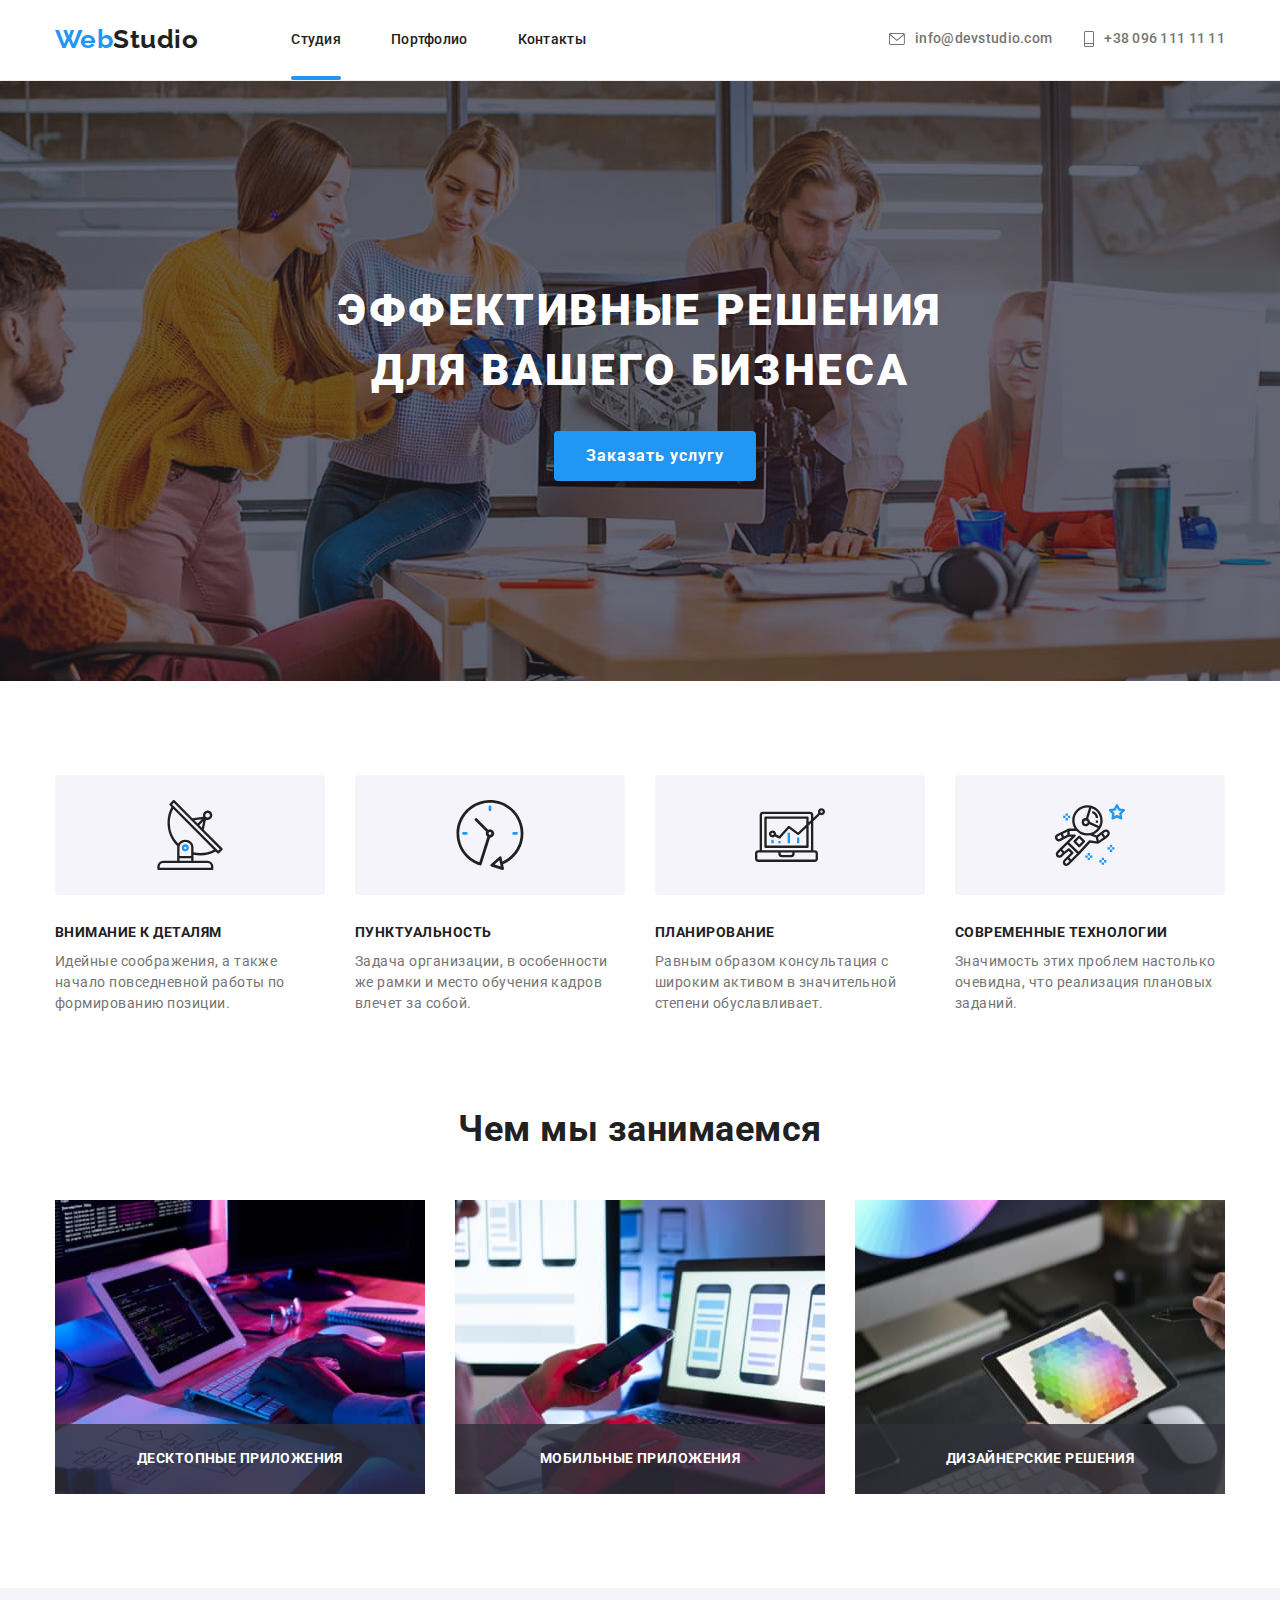
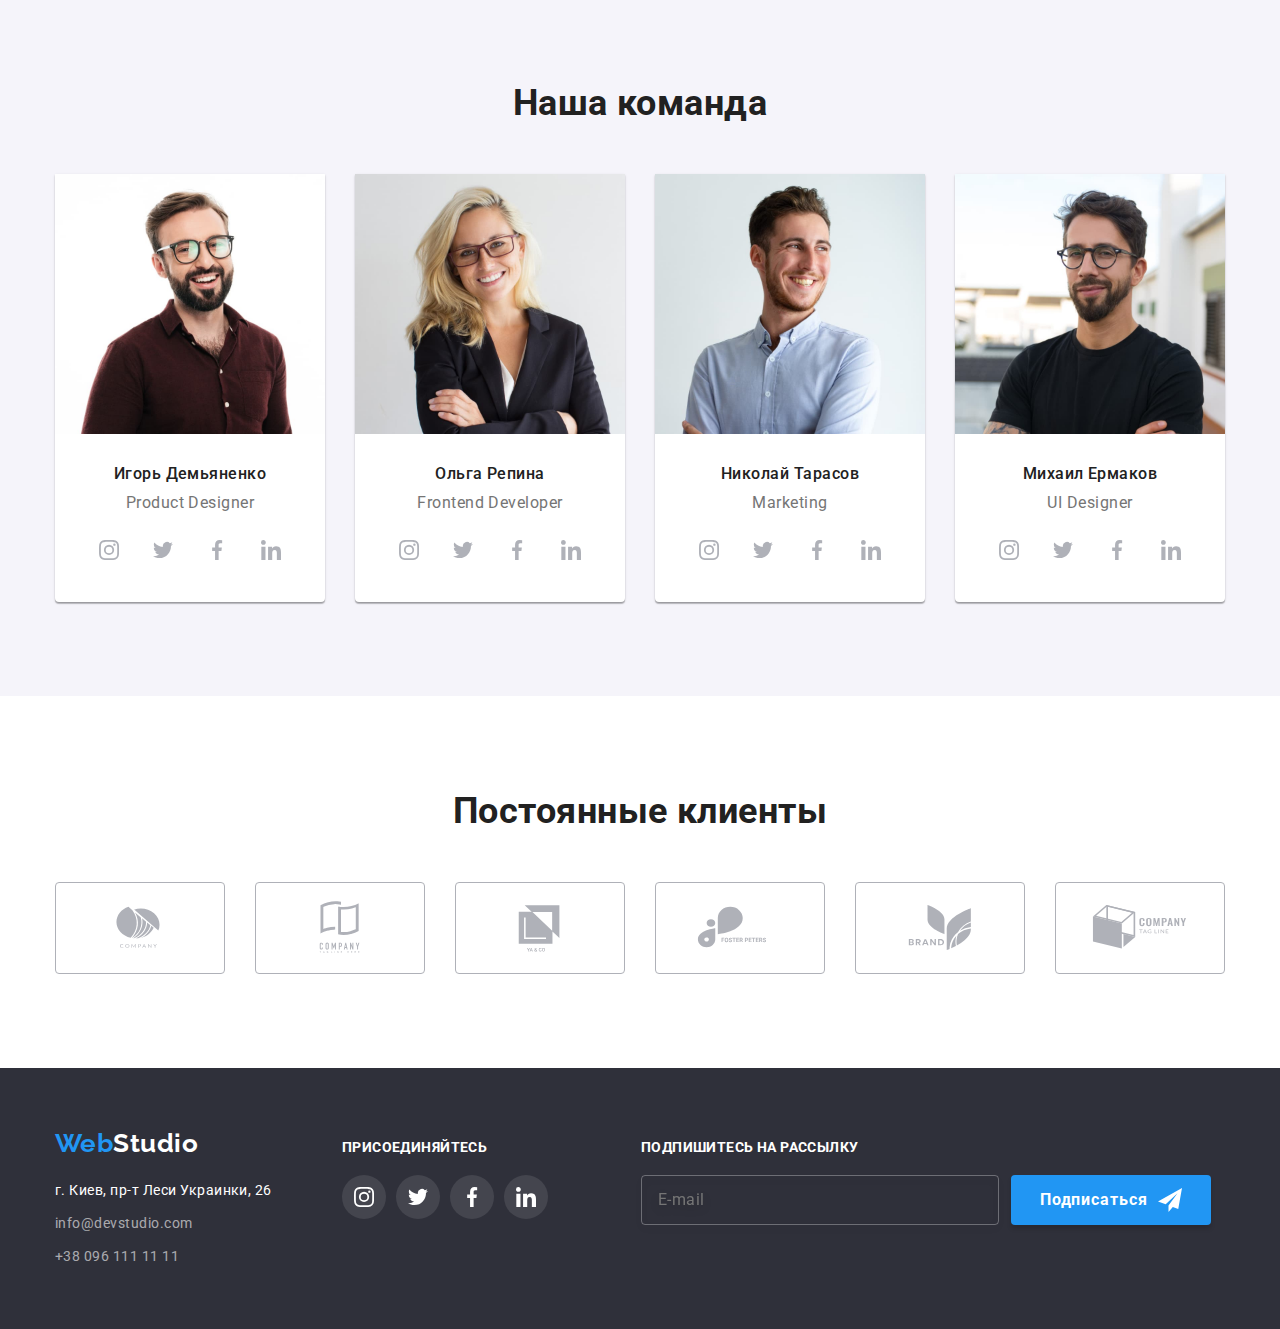
<file: index.html>
<!DOCTYPE html>
<html lang="ru">

<head>
  <meta charset="UTF-8" />
  <meta http-equiv="X-UA-Compatible" content="IE=edge" />
  <meta name="viewport" content="width=device-width, initial-scale=1.0" />
  <!-- Main fonts -->
  <link rel="preconnect" href="https://fonts.googleapis.com" />
  <link rel="preconnect" href="https://fonts.gstatic.com" crossorigin />
  <link href="https://fonts.googleapis.com/css2?family=Raleway:wght@700&family=Roboto:wght@400;500;700;900&display=swap"
    rel="stylesheet" />
  <link rel="stylesheet"
    href="https://cdnjs.cloudflare.com/ajax/libs/modern-normalize/1.1.0/modern-normalize.min.css" />

  <!-- Styles -->
  <link rel="stylesheet" href="./css/main.min.css">
    <title>Module 6 - WebStudio</title>
</head>

<body>
  <!-- Заголовок -->
  <header class="header">
    <div class="container header__container">
      <nav class="header__nav">
        <a class="header__logo link" href="./index.html">Web<span class="header__studio">Studio</span></a>
        <ul class="header__section">
          <li class="header__list">
            <a class="header__link link current" href="./index.html">Студия</a>
          </li>
          <li class="header__list">
            <a class="header__link link" href="./portfolio.html">Портфолио</a>
          </li>
          <li class="header__list">
            <a class="header__link link" href="http://">Контакты</a>
          </li>
        </ul>
      </nav>

      <ul class="header__wrapper">
        <li class="header__links">
          <a class="header__contacts link" href="mailto:info@devstudio.com"><svg class="header__icons" width="16"
              height="12">
              <use href="images/icons.svg#icon-envelope"></use>
            </svg>
            info@devstudio.com</a>
        </li>

        <li class="header__links">
          <a class="header__contacts link phone" href="tel:+380961111111"><svg class="header__icons" width="10"
              height="16">
              <use href="images/icons.svg#icon-phone"></use>
            </svg>+38 096 111 11 11</a>
        </li>
      </ul>
    </div>
  </header>


  <!-- уникальный контент -->
  <main class="main">

    <!-- Герой -->
    <section class="hero">
      <div class="container">
        <h1 class="hero__title">
          Эффективные решения <br />
          для вашего бизнеса
        </h1>
        <div class="container">
          <button class="hero__button" type="button" data-modal-open>Заказать услугу</button>
        </div>
      </div>
    </section>

    <!-- Преимущества -->
    <section class="about">
      <div class="container">
        <h2 class="about__hidden">Наши преимущества</h2>
        <ul class="about__main">
          <li class="about__list">
            <div class="about__thumb">
              <svg class="about__icons" width="70" height="70">
                <use href="images/icons.svg#icon-antenna"></use>
              </svg>
            </div>
            <h3 class="about__advantages">Внимание к деталям</h3>
            <p class="about__description">Идейные соображения, а также начало повседневной работы по формированию
              позиции.
            </p>
          </li>
          <li class="about__list">
            <div class="about__thumb">
              <svg class="about__icons" width="70" height="70">
                <use href="images/icons.svg#icon-clock"></use>
              </svg>
            </div>
            <h3 class="about__advantages">Пунктуальность</h3>
            <p class="about__description">
              Задача организации, в особенности же рамки и место обучения кадров влечет за собой.
            </p>
          </li>
          <li class="about__list">
            <div class="about__thumb">
              <svg class="thumb-icons" width="70" height="70">
                <use href="images/icons.svg#icon-diagram"></use>
              </svg>
            </div>
            <h3 class="about__advantages">Планирование</h3>
            <p class="about__description">
              Равным образом консультация с широким активом в значительной степени обуславливает.
            </p>
          </li>
          <li class="about__list">
            <div class="about__thumb">
              <svg class="thumb-icons" width="70" height="70">
                <use href="images/icons.svg#icon-astronaut"></use>
              </svg>
            </div>
            <h3 class="about__advantages">Современные технологии</h3>
            <p class="about__description">
              Значимость этих проблем настолько очевидна, что реализация плановых заданий.
            </p>
          </li>
        </ul>
      </div>
    </section>

    <!-- Что делаем -->
    <section class="jobs">
      <div class="container">
        <h2 class="jobs__works">Чем мы занимаемся</h2>
        <ul class="jobs__main">
          <li class="jobs__list">
            <div class="jobs__wrapper">
              <img src="./images/print.jpg" alt="Печать" width="370" height="294" />
              <p class="jobs__description">десктопные приложения</p>
            </div>
          </li>
          <li class="jobs__list">
            <div class="jobs__wrapper">
              <img src="./images/phone.jpg" alt="Телефон" width="370" height="294" />
              <p class="jobs__description">Мобильные приложения</p>
            </div>
          </li>
          <li class="jobs__list">
            <div class="jobs__wrapper">
              <img src="./images/tablet.jpg" alt="Планшет" width="370" height="294" />
              <p class="jobs__description">Дизайнерские решения</p>
            </div>
          </li>
        </ul>
      </div>
    </section>


    <!-- Команда -->
    <section class="team">
      <div class="container">
        <h2 class="team__our">Наша команда</h2>
        <ul class="team__main">
          <li class="team__list">
            <img src="./images/igor-d.jpg" alt="Игорь Демьяненко" width="270" height="260" />
            <div class="team__actor">
              <h3 class="team__actors">Игорь Демьяненко</h3>
              <p class="team__roles">Product Designer</p>
              <ul class="team__media">
                <li class="team__media-list">
                  <a class="team__icon" href>
                    <svg class="team__icons" width="20" height="20">
                      <use href="images/icons.svg#icon-instagram"></use>
                    </svg>
                  </a>
                </li>
                <li class="team__media-list">
                  <a class="team__icon" href>
                    <svg class="team__icons" width="20" height="20">
                      <use href="images/icons.svg#icon-twitter"></use>
                    </svg>
                  </a>
                </li>
                <li class="team__media-list">
                  <a class="team__icon" href>
                    <svg class="team__icons" width="20" height="20">
                      <use href="images/icons.svg#icon-facebook"></use>
                    </svg>
                  </a>
                </li>
                <li class="team__media-list">
                  <a class="team__icon" href>
                    <svg class="team__icons" width="20" height="20">
                      <use href="images/icons.svg#icon-linkedin"></use>
                    </svg>
                  </a>
                </li>
              </ul>
            </div>
          </li>
          <li class="team__list">
            <img src="./images/olga.jpg" alt="Ольга Репина" width="270" height="260" />
            <div class="team__actor">
              <h3 class="team__actors">Ольга Репина</h3>
              <p class="team__roles">Frontend Developer</p>
              <ul class="team__media">
                <li class="team__media-list">
                  <a class="team__icon" href>
                    <svg class="team__icons" width="20" height="20">
                      <use href="images/icons.svg#icon-instagram"></use>
                    </svg>
                  </a>
                </li>
                <li class="team__media-list">
                  <a class="team__icon" href>
                    <svg class="team__icons" width="20" height="20">
                      <use href="images/icons.svg#icon-twitter"></use>
                    </svg>
                  </a>
                </li>
                <li class="team__media-list">
                  <a class="team__icon" href>
                    <svg class="team__icons" width="20" height="20">
                      <use href="images/icons.svg#icon-facebook"></use>
                    </svg>
                  </a>
                </li>
                <li class="team__media-list">
                  <a class="team__icon" href>
                    <svg class="team__icons" width="20" height="20">
                      <use href="images/icons.svg#icon-linkedin"></use>
                    </svg>
                  </a>
                </li>
              </ul>
            </div>
          </li>
          <li class="team__list">
            <img src="./images/mykola.jpg" alt="Николай Тарасов" width="270" height="260" />
            <div class="team__actor">
              <h3 class="team__actors">Николай Тарасов</h3>
              <p class="team__roles">Marketing</p>
              <ul class="team__media">
                <li class="team__media-list">
                  <a class="team__icon" href>
                    <svg class="team__icons" width="20" height="20">
                      <use href="images/icons.svg#icon-instagram"></use>
                    </svg>
                  </a>
                </li>
                <li class="team__media-list">
                  <a class="team__icon" href>
                    <svg class="team__icons" width="20" height="20">
                      <use href="images/icons.svg#icon-twitter"></use>
                    </svg>
                  </a>
                </li>
                <li class="team__media-list">
                  <a class="team__icon" href>
                    <svg class="team__icons" width="20" height="20">
                      <use href="images/icons.svg#icon-facebook"></use>
                    </svg>
                  </a>
                </li>
                <li class="team__media-list">
                  <a class="team__icon" href>
                    <svg class="team__icons" width="20" height="20">
                      <use href="images/icons.svg#icon-linkedin"></use>
                    </svg>
                  </a>
                </li>
              </ul>
            </div>
          </li>
          <li class="team__list">
            <img src="./images/myhailo.jpg" alt="Михаил Ермаков" width="270" height="260" />
            <div class="team__actor">
              <h3 class="team__actors">Михаил Ермаков</h3>
              <p class="team__roles">UI Designer</p>
              <ul class="team__media">
                <li class="team__media-list">
                  <a class="team__icon" href>
                    <svg class="team__icons" width="20" height="20">
                      <use href="images/icons.svg#icon-instagram"></use>
                    </svg>
                  </a>
                </li>
                <li class="team__media-list">
                  <a class="team__icon" href>
                    <svg class="team__icons" width="20" height="20">
                      <use href="images/icons.svg#icon-twitter"></use>
                    </svg>
                  </a>
                </li>
                <li class="team__media-list">
                  <a class="team__icon" href>
                    <svg class="team__icons" width="20" height="20">
                      <use href="images/icons.svg#icon-facebook"></use>
                    </svg>
                  </a>
                </li>
                <li class="team__media-list">
                  <a class="team__icon" href>
                    <svg class="team__icons" width="20" height="20">
                      <use href="images/icons.svg#icon-linkedin"></use>
                    </svg>
                  </a>
                </li>
              </ul>
            </div>
          </li>
        </ul>
      </div>
    </section>
    <!-- Клиенты -->
    <section class="clients">
      <div class="container">
        <h2 class="clients__title">Постоянные клиенты</h1>
          <ul class="clients__list">
            <li class="clients__logo">
              <a class="clients__icon" href>
                <svg class="clients__icons" width="106" height="60">
                  <use href="images/icons.svg#icon-Logo1"></use>
                </svg>
              </a>
            </li>
            <li class="clients__logo">
              <a class="clients__icon" href>
                <svg class="clients__icons" width="106" height="60">
                  <use href="images/icons.svg#icon-Logo2"></use>
                </svg>
              </a>
            </li>
            <li class="clients__logo">
              <a class="clients__icon" href>
                <svg class="clients__icons" width="106" height="60">
                  <use href="images/icons.svg#icon-Logo3"></use>
                </svg>
              </a>
            </li>
            <li class="clients__logo">
              <a class="clients__icon" href>
                <svg class="clients__icons" width="106" height="60">
                  <use href="images/icons.svg#icon-Logo4"></use>
                </svg>
              </a>
            </li>
            <li class="clients__logo">
              <a class="clients__icon" href>
                <svg class="clients__icons" width="106" height="60">
                  <use href="images/icons.svg#icon-Logo5"></use>
                </svg>
              </a>
            </li>
            <li class="clients__logo">
              <a class="clients__icon" href>
                <svg class="clients__icons" width="106" height="60">
                  <use href="images/icons.svg#icon-Logo6"></use>
                </svg>
              </a>
            </li>
          </ul>
      </div>
    </section>
  </main>

  <!-- Футер -->
  <footer class="footer">
    <div class="container">
      <ul class="footer__addresses">
        <li class="footer__list">
          <address class="footer__address">
            <a class="footer__logo link" href="./index.html">Web<span class="footer__style">Studio</span>
            </a>
            <p class="footer__address link">г. Киев, пр-т Леси Украинки, 26</p>
            <a class="footer__email link" href="mailto:info@devstudio.com">info@devstudio.com</a>
            <a class="footer__phone link" href="tel:+380961111111">+38 096 111 11 11</a>
          </address>
        </li>
        <li class="footer__list">
          <h3 class="footer__title">присоединяйтесь</h3>
          <ul class="footer__links">
            <li class="footer__social">
              <a class="footer__button" href="">
                <svg class="footer__icons" width="20" height="20">
                  <use href="images/icons.svg#icon-instagram"></use>
                </svg>
              </a>
            </li>
            <li class="footer__social">
              <a class="footer__button" href="">
                <svg class="footer__icons" width="20" height="20">
                  <use href="images/icons.svg#icon-twitter"></use>
                </svg>
              </a>
            </li>
            <li class="footer__social">
              <a class="footer__button" href="">
                <svg class="footer__icons" width="20" height="20">
                  <use href="images/icons.svg#icon-facebook"></use>
                </svg>
              </a>
            </li>
            <li class="footer__social">
              <a class="footer__button" href="">
                <svg class="footer__icons" width="20" height="20">
                  <use href="images/icons.svg#icon-linkedin"></use>
                </svg>
              </a>
            </li>
          </ul>
        </li>
        <li class="footer__list">
          <h3 class="footer__title">Подпишитесь на рассылку</h3>
          <form class="footer__form" action="">
            <label class="footer_submit" for="email">
              <input class="footer__frame" type="email" name="email" id="email" required placeholder="E-mail">
            </label>
            <button class="footer__submit-btn" type="submit">Подписаться
              <svg class="footer__send-icon" width="24" height="24">
                <use href="images/icons.svg#icon-icon"></use>
              </svg></button>
          </form>
        </li>
      </ul>
    </div>
  </footer>

  <!-- backdrop -->
  <section class="backdrop">
    <div class="container">
      <div class="backdrop__position is-hidden" data-modal>
        <div class="backdrop__modal">
          <form class="backdrop__form" name="" id="">
            <div class="backdrop__field">
              <p class="backdrop__title"> <b>Оставьте свои данные, мы вам перезвоним</b> </p>
            </div>
            <div class="backdrop__field">
              <label class="backdrop__label" for="name">Имя
                <input class="backdrop__frame" type="text" name="username" id="name" />
                <svg class="backdrop__icons" width="20" height="20">
                  <use href="images/icons.svg#icon-person"></use>
                </svg>
              </label>
            </div>
            <div class="backdrop__field">
              <label class="backdrop__label" for="tel">Телефон
                <input class="backdrop__frame" type="tel" name="tel" id="tel" />
                <svg class="backdrop__icons" width="20" height="20">
                  <use href="images/icons.svg#icon-phone-new"></use>
                </svg>
              </label>
            </div>
            <div class="backdrop__field">
              <label class="backdrop__label" for="email">Почта
                <input class="backdrop__frame" type="email" name="email" id="email" />
                <svg class="backdrop__icons" width="20" height="20">
                  <use href="images/icons.svg#icon-email"></use>
                </svg>
              </label>
            </div>
            <div class="backdrop__field">
              <label class="backdrop__label" for="coments">Комментарий<textarea class="backdrop__feedback" name="feedback" id="coments"
                  rows="5" placeholder="Введите текст"></textarea>
              </label>
            </div>
            <div class="backdrop__field">
              <label class="checkbox">
                <input class="checkbox__field" type="checkbox" name="checkbox" value="checkbox" />
                <span class="checkbox__icon"></span>
                <span class="checkbox__label">Соглашаюсь с рассылкой и принимаю <a class="checkbox__link" href="">Условия
                    договора</a></span>
              </label>
            </div>
            <button class="backdrop__button" type="submit">Отправить</button>
          </form>
          <button class="backdrop__close" data-modal-close><svg width="30" height="30">
              <use href="images/icons.svg#icon-close"></use>
            </svg></button>
        </div>
      </div>
    </div>
  </section>


  <script src="./js/modal.js"></script>
</body>

</html>
</file>
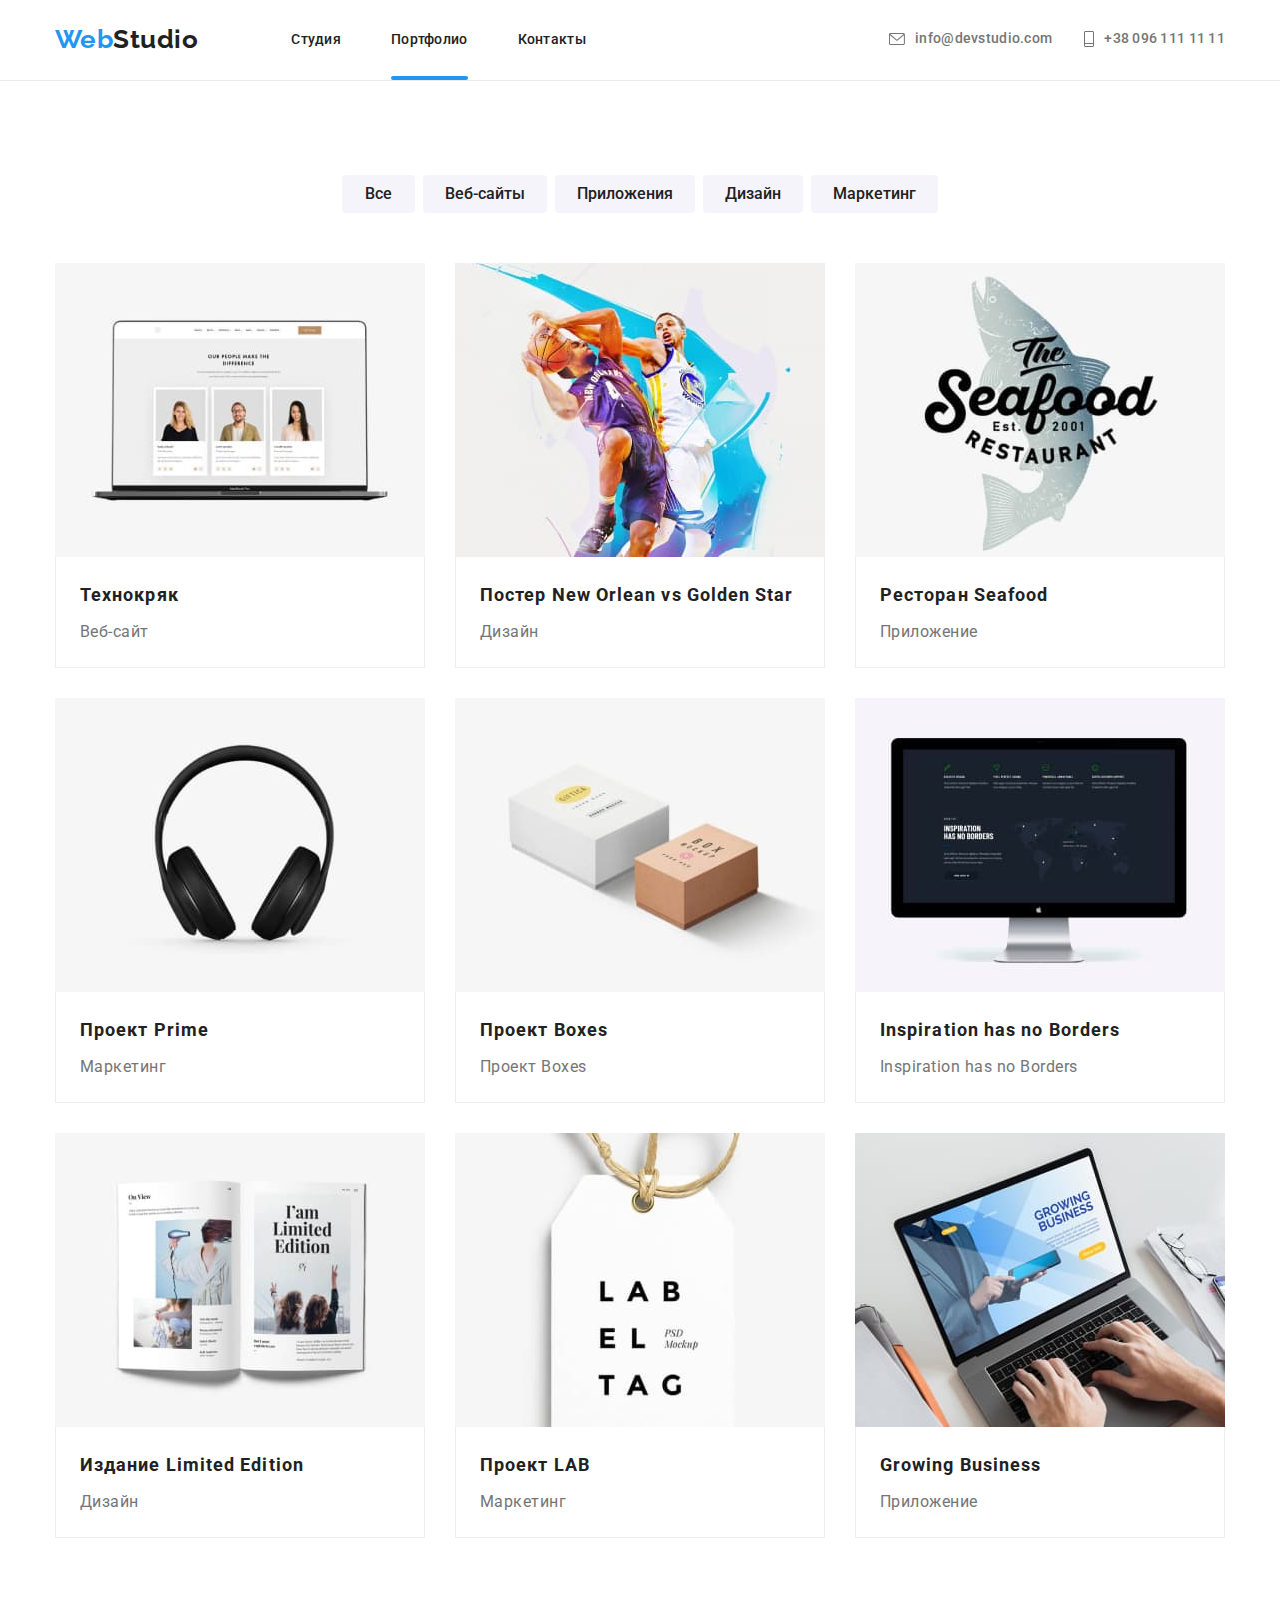
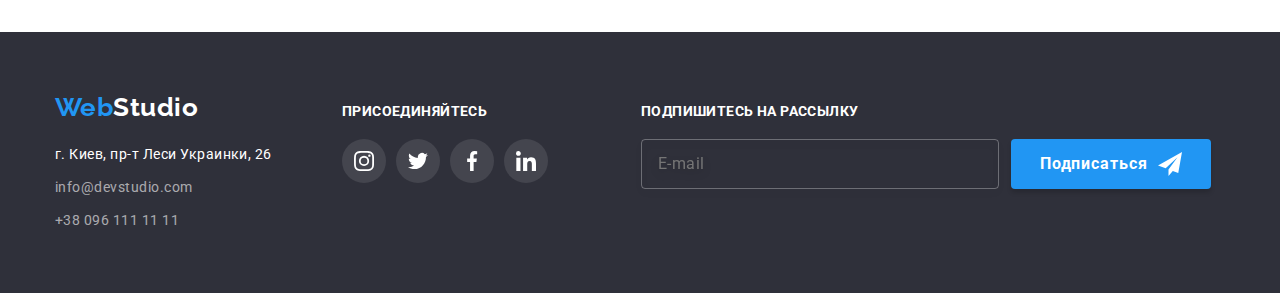
<file: portfolio.html>
<!DOCTYPE html>
<html lang="ru">

<head>
  <meta charset="UTF-8" />
  <meta http-equiv="X-UA-Compatible" content="IE=edge" />
  <meta name="viewport" content="width=device-width, initial-scale=1.0" />
  <title>Portfolio</title>
  <!-- Main fonts -->
  <link rel="preconnect" href="https://fonts.googleapis.com" />
  <link rel="preconnect" href="https://fonts.gstatic.com" crossorigin />
  <link href="https://fonts.googleapis.com/css2?family=Raleway:wght@700&family=Roboto:wght@400;500;700;900&display=swap"
    rel="stylesheet" />
  <link rel="stylesheet"
    href="https://cdnjs.cloudflare.com/ajax/libs/modern-normalize/1.1.0/modern-normalize.min.css" />
  <!-- Styles -->
  <link rel="stylesheet" href="./css/main.min.css">
</head>

<body>
  <header class="header">
    <div class="container header__container">
      <nav class="header__nav">
        <a class="header__logo link" href="./index.html">Web<span class="header__studio">Studio</span></a>
        <ul class="header__section">
          <li class="header__list">
            <a class="header__link link" href="./index.html">Студия</a>
          </li>
          <li class="header__list">
            <a class="header__link link current" href="./portfolio.html">Портфолио</a>
          </li>
          <li class="header__list">
            <a class="header__link link" href="http://">Контакты</a>
          </li>
        </ul>
      </nav>

      <ul class="header__wrapper">
        <li class="header__links">
          <a class="header__contacts link" href="mailto:info@devstudio.com"><svg class="header__icons" width="16"
              height="12">
              <use href="images/icons.svg#icon-envelope"></use>
            </svg>
            info@devstudio.com</a>
        </li>

        <li class="header__links">
          <a class="header__contacts link phone" href="tel:+380961111111"><svg class="header__icons" width="10"
              height="16">
              <use href="images/icons.svg#icon-phone"></use>
            </svg>+38 096 111 11 11</a>
        </li>
      </ul>
    </div>
  </header>
  <!-- уникальный контент -->
  <main>

    <!-- Портфолио -->
    <section class="portfolio">
      <div class="container">
        <h1 class="portfolio__hero">Portfolio</h1>
        <ul class="portfolio__list">
          <li class="portfolio__button"><button class="portfolio__btn" type="button">Все</button></li>
          <li class="portfolio__button">
            <button class="portfolio__btn" type="button">Веб-сайты</button>
          </li>
          <li class="portfolio__button">
            <button class="portfolio__btn" type="button">Приложения</button>
          </li>
          <li class="portfolio__button">
            <button class="portfolio__btn" type="button">Дизайн</button>
          </li>
          <li class="portfolio__button">
            <button class="portfolio__btn" type="button">Маркетинг</button>
          </li>
        </ul>
        <ul class="portfolio__photos">
          <li class="portfolio__img">
            <a href="">

              <div class="portfolio__wrapper">
                <img class="portfolio__photos-img" src="./images/our-people.jpg" alt="our-people" width="370"
                  height="294" />
                <p class="portfolio__description">
                  Ресурс предлагает комплексные предложения с разным уровнем функционала и сервисов.
                  Все это позволит посетителю получить исчерпывающие сведения о компании или частном
                  лице.
                </p>
              </div>
            </a>
            <div class="portfolio__frame">
              <h2 class="portfolio__title">Технокряк</h2>
              <p class="portfolio__text">Веб-сайт</p>
            </div>
          </li>
          <li class="portfolio__img">
            <div class="portfolio__wrapper">
              <img class="portfolio__photos-img" src="./images/basketball.jpg" alt="basketball" width="370"
                height="294" />
              <p class="portfolio__description">
                Ресурс предлагает комплексные предложения с разным уровнем функционала и сервисов.
                Все это позволит посетителю получить исчерпывающие сведения о компании или частном
                лице.
              </p>
            </div>
            <div class="portfolio__frame">
              <h2 class="portfolio__title">Постер New Orlean vs Golden Star</h2>
              <p class="portfolio__text">Дизайн</p>
            </div>
          </li>
          <li class="portfolio__img">
            <div class="portfolio__wrapper">
              <img class="portfolio__photos-img" src="./images/restaurant.jpg" alt="restaurant" width="370"
                height="294" />
              <p class="portfolio__description">
                Ресурс предлагает комплексные предложения с разным уровнем функционала и сервисов.
                Все это позволит посетителю получить исчерпывающие сведения о компании или частном
                лице.
              </p>
            </div>
            <div class="portfolio__frame">
              <h2 class="portfolio__title">Ресторан Seafood</h2>
              <p class="portfolio__text">Приложение</p>
            </div>
          </li>
          <li class="portfolio__img">
            <div class="portfolio__wrapper">
              <img class="portfolio__photos-img" src="./images/headphones.jpg" alt="headphones" width="370"
                height="294" />
              <p class="portfolio__description">
                Ресурс предлагает комплексные предложения с разным уровнем функционала и сервисов.
                Все это позволит посетителю получить исчерпывающие сведения о компании или частном
                лице.
              </p>
            </div>
            <div class="portfolio__frame">
              <h2 class="portfolio__title">Проект Prime</h2>
              <p class="portfolio__text">Маркетинг</p>
            </div>
          </li>
          <li class="portfolio__img">
            <div class="portfolio__wrapper">
              <img class="portfolio__photos-img" src="./images/boxes.jpg" alt="boxes" width="370" height="294" />
              <p class="portfolio__description">
                Ресурс предлагает комплексные предложения с разным уровнем функционала и сервисов.
                Все это позволит посетителю получить исчерпывающие сведения о компании или частном
                лице.
              </p>
            </div>
            <div class="portfolio__frame">
              <h2 class="portfolio__title">Проект Boxes</h2>
              <p class="portfolio__text">Проект Boxes</p>
            </div>
          </li>
          <li class="portfolio__img">
            <div class="portfolio__wrapper">
              <img class="portfolio__photos-img" src="./images/screen.jpg" alt="screen" width="370" height="294" />
              <p class="portfolio__description">
                Ресурс предлагает комплексные предложения с разным уровнем функционала и сервисов.
                Все это позволит посетителю получить исчерпывающие сведения о компании или частном
                лице.
              </p>
            </div>
            <div class="portfolio__frame">
              <h2 class="portfolio__title">Inspiration has no Borders</h2>
              <p class="portfolio__text">Inspiration has no Borders</p>
            </div>
          </li>
          <li class="portfolio__img">
            <div class="portfolio__wrapper">
              <img class="portfolio__photos-img" src="./images/limited-edition.jpg" alt="limited-edition" width="370"
                height="294" />
              <p class="portfolio__description">
                Ресурс предлагает комплексные предложения с разным уровнем функционала и сервисов.
                Все это позволит посетителю получить исчерпывающие сведения о компании или частном
                лице.
              </p>
            </div>
            <div class="portfolio__frame">
              <h2 class="portfolio__title">Издание Limited Edition</h2>
              <p class="portfolio__text">Дизайн</p>
            </div>
          </li>
          <li class="portfolio__img">
            <div class="portfolio__wrapper">
              <img class="portfolio__photos-img" src="./images/project-lab.jpg" alt="project-lab" width="370"
                height="294" />
              <p class="portfolio__description">
                Ресурс предлагает комплексные предложения с разным уровнем функционала и сервисов.
                Все это позволит посетителю получить исчерпывающие сведения о компании или частном
                лице.
              </p>
            </div>
            <div class="portfolio__frame">
              <h2 class="portfolio__title">Проект LAB</h2>
              <p class="portfolio__text">Маркетинг</p>
            </div>
          </li>
          <li class="portfolio__img">
            <div class="portfolio__wrapper">
              <img class="portfolio__photos-img" src="./images/he-tapes.jpg" alt="taping" width="370" height="294" />
              <p class="portfolio__description">
                Ресурс предлагает комплексные предложения с разным уровнем функционала и сервисов.
                Все это позволит посетителю получить исчерпывающие сведения о компании или частном
                лице.
              </p>
            </div>
            <div class="portfolio__frame">
              <h2 class="portfolio__title">Growing Business</h2>
              <p class="portfolio__text">Приложение</p>
            </div>
          </li>
        </ul>
      </div>
    </section>
  </main>
  <!-- Футер -->
  <footer class="footer">
    <div class="container">
      <ul class="footer__addresses">
        <li class="footer__list">
          <address class="footer__address">
            <a class="footer__logo link" href="./index.html">Web<span class="footer__style">Studio</span>
            </a>
            <p class="footer__address link">г. Киев, пр-т Леси Украинки, 26</p>
            <a class="footer__email link" href="mailto:info@devstudio.com">info@devstudio.com</a>
            <a class="footer__phone link" href="tel:+380961111111">+38 096 111 11 11</a>
          </address>
        </li>
        <li class="footer__list">
          <h3 class="footer__title">присоединяйтесь</h3>
          <ul class="footer__links">
            <li class="footer__social">
              <a class="footer__button" href="">
                <svg class="footer__icons" width="20" height="20">
                  <use href="images/icons.svg#icon-instagram"></use>
                </svg>
              </a>
            </li>
            <li class="footer__social">
              <a class="footer__button" href="">
                <svg class="footer__icons" width="20" height="20">
                  <use href="images/icons.svg#icon-twitter"></use>
                </svg>
              </a>
            </li>
            <li class="footer__social">
              <a class="footer__button" href="">
                <svg class="footer__icons" width="20" height="20">
                  <use href="images/icons.svg#icon-facebook"></use>
                </svg>
              </a>
            </li>
            <li class="footer__social">
              <a class="footer__button" href="">
                <svg class="footer__icons" width="20" height="20">
                  <use href="images/icons.svg#icon-linkedin"></use>
                </svg>
              </a>
            </li>
          </ul>
        </li>
        <li class="footer__list">
          <h3 class="footer__title">Подпишитесь на рассылку</h3>
          <form class="footer__form" action="">
            <label class="footer_submit" for="email">
              <input class="footer__frame" type="email" name="email" id="email" required placeholder="E-mail">
            </label>
            <button class="footer__submit-btn" type="submit">Подписаться
              <svg class="footer__send-icon" width="24" height="24">
                <use href="images/icons.svg#icon-icon"></use>
              </svg></button>
          </form>
        </li>
      </ul>
    </div>
  </footer>
</body>

</html>
</file>
<file: css/main.min.css>
:root{--main-font: 'Roboto', sans-serif;--secondary-font: Raleway, sans-serif;--primary-text-color: rgba(33, 33, 33, 1);--secondary-text-color: rgba(255, 255, 255, 1);--hover-focus-color: rgba(33, 150, 243, 1);--primary-background-color: rgba(255, 255, 255, 1);--secondary-background-color: rgba(33, 150, 243, 1);--hero-footer-background-color: rgba(47, 48, 58, 1);--primary-font-size: 16px}body{background-color:var(--primary-background-color);font-family:var(--main-font);color:var(--primary-text-color);font-size:var(--primary-font-size);line-height:1.14;letter-spacing:0.03em}.header__logo:hover,.header__logo:focus,.footer__logo,.footer__logo,.header__studio:hover,.header__studio:focus,.header__link:hover,.header__link:focus,.header__contacts.link.phone:hover,.header__contacts.link.phone:focus,.header__contacts.link:hover,.header__contacts.link:focus,.footer__phone:hover,.footer__phone:focus,.footer__email:hover,.footer__email:focus{color:var(--hover-focus-color)}img{display:block}h2,h3,p{margin-top:0;margin-bottom:0}.container{width:1200px;padding-left:15px;padding-right:15px;margin-left:auto;margin-right:auto}.header__section,.about__main,.jobs__main,.team__main,.portfolio__photos{list-style:none;padding:0;margin:0}.header{padding-top:24px;padding-bottom:25px;border-bottom:1px solid #ececec}.header__list{margin-right:50px;min-width:49px}.header__nav{display:flex}.header__container{display:flex;justify-content:space-between;align-items:center}.header__contacts{display:flex;align-items:center}.header__wrapper{margin:0;padding-left:0;display:flex;align-items:center}.phone{margin-left:32px}.header__links{list-style:none;display:flex}.header__icons{margin-right:10px;fill:currentColor}.header__contacts link{display:flex}.header__logo{margin-right:93px}.header__list:last-child{margin-right:0}.header__section{display:flex;align-items:center}.link{text-decoration:none;transition:color 250ms cubic-bezier(0.4, 0, 0.2, 1)}.header__studio{color:var(--primary-text-color);transition:color 250ms cubic-bezier(0.4, 0, 0.2, 1)}.header__link{color:inherit;font-weight:500;font-size:14px;letter-spacing:0.02em}.current{position:relative}.current:after{position:absolute;content:'';bottom:-33px;left:0;display:block;width:100%;height:4px;background:#2196f3;border-radius:2px}.header__contacts{color:#757575;font-weight:500;font-size:14px;letter-spacing:0.02em}.header__logo,.footer__logo{font-family:var(--secondary-font);color:#2196f3;font-weight:700;font-size:26px;line-height:1.19}.hero{position:relative;padding-top:200px;padding-bottom:200px;background-image:linear-gradient(to right, rgba(47,48,58,0.4), rgba(47,48,58,0.4)),url(../images/background.jpg);background-repeat:no-repeat;background-position:50% 50%;background-color:var(--hero-footer-background-color);text-align:center}.hero__title{display:inline-block;padding-bottom:30px;margin-top:0;margin-bottom:0;min-width:696px;color:#fff;font-weight:900;font-size:44px;line-height:1.36;letter-spacing:0.06em;text-transform:uppercase}.hero__button{display:inline-block;padding:10px 32px;min-width:200px;max-width:300px;font-family:inherit;color:var(--secondary-text-color);background-color:var(--secondary-background-color);font-weight:700;line-height:1.88;border-radius:4px;border:0;box-shadow:0px 4px 4px rgba(0,0,0,0.15);letter-spacing:0.06em;cursor:pointer;transition:background-color 250ms cubic-bezier(0.4, 0, 0.2, 1)}.hero__button:hover,.hero__button:focus{background-color:#188ce8}.about__hidden{display:none}.about{padding-top:94px}.about__list{min-width:270px;margin-right:30px}.about__list:last-child{margin-right:0}.about__main{display:flex;padding-left:0;padding-right:0}.about__thumb{display:flex;align-items:center;justify-content:center;min-width:270px;min-height:120px;margin-top:0px;margin-bottom:30px;background:#f5f4fa;border-radius:4px}.about__icons{display:grid;justify-content:center}.about__advantages{display:flex;margin-bottom:10px;font-size:14px;font-weight:700;text-transform:uppercase}.about__description{display:flex;min-width:270px;color:#757575;font-size:14px;line-height:1.5}.jobs{text-align:center;padding-top:94px;padding-bottom:94px}.jobs__main{display:flex}.jobs__list{display:flex;margin-right:30px;align-items:center}.jobs__works,.team__our,.clients__title{display:inline-block;margin-bottom:50px;font-weight:700;font-size:36px;line-height:1.17}.jobs__wrapper{position:relative}.jobs__description{position:absolute;width:100%;min-height:70px;bottom:0;display:flex;align-items:center;justify-content:center;font-weight:700;font-size:14px;line-height:1.14;letter-spacing:0.03em;text-transform:uppercase;color:#ffffff;background:rgba(47,48,58,0.8)}.team{text-align:center;padding-top:94px;padding-bottom:94px;background-color:#f5f4fa}.team__main{padding-right:0;display:flex}.team__list{margin-right:30px;margin-left:0px;background-color:#fff;box-shadow:0px 1px 3px rgba(0,0,0,0.12),0px 1px 1px rgba(0,0,0,0.14),0px 2px 1px rgba(0,0,0,0.2);border-radius:0px 0px 4px 4px}.team__list:last-child{margin:0}.team__actor{padding-top:30px}.team__actors{font-weight:500;font-size:16px;line-height:19px}.team__roles{margin-top:10px;margin-bottom:16px;color:#757575;line-height:19px}.team__media{display:flex;justify-content:center;padding-bottom:30px;padding-left:0;list-style:none}.team__media-list{width:44px;height:44px;margin-right:10px;border-radius:50%}.team__media-list:last-child{margin-right:0}.team__icon{display:flex;justify-content:center;align-items:center;width:100%;height:100%;border-radius:50%;transition:background-color 250ms cubic-bezier(0.4, 0, 0.2, 1)}.team__icon:hover,.team__icon:focus{background-color:#2196f3;border-radius:50%}.team__icon:hover .team__icons,.team__icon:focus .team__icons{fill:#fff}.team__icons{fill:#afb1b8;transition:fill 250ms cubic-bezier(0.4, 0, 0.2, 1)}.clients{text-align:center;padding-top:94px;padding-bottom:94px}.clients__list{display:flex;justify-content:center;padding-left:0;margin-top:0;margin-bottom:0}.clients__logo{width:170px;height:92px;margin-right:30px;list-style:none}.clients__logo:last-child{margin:0}.clients__icon{display:flex;align-items:center;justify-content:center;border:1px solid #afb1b8;border-radius:4px;width:100%;height:100%;fill:#afb1b8;transition:fill 250ms cubic-bezier(0.4, 0, 0.2, 1)}.clients__icon:hover,.clients__icon:focus{fill:#2196f3;border:1px solid #2196f3}.footer{padding-top:60px;padding-bottom:60px;background-color:var(--hero-footer-background-color);color:var(--secondary-text-color)}.footer__addresses{display:flex;margin:0;padding:0;align-items:baseline}.footer__title{margin-bottom:20px;font-family:'Roboto';font-style:normal;font-weight:700;font-size:14px;line-height:16px;letter-spacing:0.03em;text-transform:uppercase;color:#ffffff}.footer__list{list-style:none;margin-right:70px}.footer__list:nth-child(2){margin-right:93px}.footer__list:last-child{margin-right:0}.footer__social{width:44px;height:44px;border-radius:50%;background:rgba(255,255,255,0.1);margin-right:10px;padding:0;list-style:none}.footer__social:last-child{margin-right:0}.footer__icons{fill:white}.footer__links{display:flex;padding:0}.footer__button{display:flex;width:100%;height:100%;justify-content:center;align-items:center;border-radius:50%;transition:background-color 250ms cubic-bezier(0.4, 0, 0.2, 1)}.footer__button:hover,.footer__button:focus{background-color:#2196f3}.footer__frame{border:1px solid rgba(255,255,255,0.3);min-width:358px;min-height:50px;background-color:inherit;letter-spacing:0.03em;color:rgba(255,255,255,0.6);filter:drop-shadow(0px 4px 4px rgba(0,0,0,0.15));border-radius:4px;padding:0;padding-left:16px;outline:transparent}.footer__frame:hover,.footer__frame:focus{color:rgba(255,255,255,0.6)}.footer__frame:focus::placeholder{color:rgba(255,255,255,0.6)}.footer__submit-btn{min-width:200px;min-height:50px;color:#fff;background:#2196f3;box-shadow:0px 4px 4px rgba(0,0,0,0.15);border-radius:4px;padding:0;margin:0;margin-left:12px;font-weight:700;display:flex;align-items:center;justify-content:center;letter-spacing:0.06em;cursor:pointer;border:none;transition:background-color 250ms cubic-bezier(0.4, 0, 0.2, 1)}.footer__submit-btn:hover,.footer__submit-btn:focus{background-color:#188ce8}.footer__send-icon{display:flex;align-items:center;justify-content:center;margin-left:10px}.footer__email{display:flex;margin-top:9px}.footer__phone{display:inline-block;margin-top:9px}.footer__logo{display:flex;margin-bottom:20px;font-style:normal}.footer__address{font-size:14px;font-style:normal;line-height:1.71}.footer__style{color:var(--secondary-text-color)}.footer__phone,.footer__email{font-style:normal;font-size:14px;color:rgba(255,255,255,0.6);line-height:1.71}.footer__title{display:flex}.footer__form{display:flex}.backdrop{text-align:center}.backdrop__position{position:fixed;min-width:100%;min-height:100%;top:0;left:50%;transform:translate(-50%);z-index:5;background-color:rgba(0,0,0,0.2);opacity:1;visibility:visible;pointer-events:initial;transition:opacity slow, visibility slow}.backdrop__position.is-hidden{opacity:0;visibility:hidden;pointer-events:none}.backdrop__modal{position:absolute;top:50%;left:50%;transform:translate(-50%, -50%);min-width:528px;min-height:581px;background-color:white;box-shadow:0px 1px 3px rgba(0,0,0,0.12),0px 1px 1px rgba(0,0,0,0.14),0px 2px 1px rgba(0,0,0,0.2);border-radius:4px}.backdrop__title{margin-bottom:12px;font-weight:700;font-size:20px;line-height:1.1;letter-spacing:0.03em;color:#212121}.backdrop__form{max-width:528px;max-height:581px;padding:40px}.backdrop__label{display:block;position:relative;justify-content:center;text-align:left;font-size:12px;line-height:1.17;letter-spacing:0.01em;color:#757575}.backdrop__label:hover .backdrop__icons,.backdrop__label:focus .backdrop__icons{fill:#2196f3}.backdrop__label input{width:100%}.backdrop__icons{position:absolute;top:28px;left:12px;transition:fill 250ms cubic-bezier(0.4, 0, 0.2, 1)}.backdrop__frame{display:block;height:40px;margin-top:4px;margin-bottom:10px;padding-left:42px;border:1px solid rgba(33,33,33,0.2);box-sizing:border-box;border-radius:4px;outline:transparent;transition:border-color 250ms cubic-bezier(0.4, 0, 0.2, 1)}.backdrop__frame:hover,.backdrop__frame:focus{border-color:#2196f3}.backdrop__feedback{padding:0;padding-left:16px;padding-top:12px;width:100%;resize:none;border:1px solid rgba(33,33,33,0.2);outline:transparent;margin-top:4px;min-height:120px}.backdrop__feedback:hover,.backdrop__feedback:focus{border-color:#2196f3}.checkbox{display:flex;align-items:center;justify-content:center;margin-top:20px;margin-bottom:30px}.checkbox__field{position:absolute;width:1px;height:1px;margin:-1px;border:0;padding:0;clip:rect(0 0 0 0);overflow:hidden}.checkbox__label{font-size:14px;line-height:2;letter-spacing:0.03em;color:#757575}.checkbox__icon{display:inline-block;width:16px;height:15px;margin:0;margin-right:10px;border:2px solid #2a2a2a;border-radius:2px}.checkbox__field:checked+.checkbox__icon{border-color:transparent;border-color:#2196f3;background-color:#2196f3;background-image:url(../images/icon-check.svg);background-size:contain;background-origin:border-box}.checkbox__link{color:#2196f3}.backdrop__button{color:#fff;font-weight:700;line-height:1.86;letter-spacing:0.06em;min-width:200px;min-height:50px;padding:0;background:#2196f3;box-shadow:0px 4px 4px rgba(0,0,0,0.15);border-radius:4px;cursor:pointer;border:none;transition:background-color 250ms cubic-bezier(0.4, 0, 0.2, 1)}.backdrop__button:hover,.backdrop__button:focus{background-color:#188ce8}.backdrop__close{position:fixed;width:30px;height:30px;top:8px;right:8px;border-radius:50%;background-color:white;display:flex;align-items:center;border:1px solid rgba(0,0,0,0.1);box-sizing:border-box}.backdrop__close:hover,.backdrop__close:focus{fill:#2196f3;transition:fill 250ms cubic-bezier(0.4, 0, 0.2, 1)}.portfolio{padding-top:94px;padding-bottom:94px}.portfolio__list{display:flex;justify-content:center;margin-bottom:50px;padding:0;margin-top:0;list-style:none}.portfolio__btn{min-width:73px;max-width:150px;background-color:#f5f4fa;font-family:inherit;color:var(--primary-text-color);font-weight:500;font-size:16px;line-height:1.63;text-align:center;border-radius:4px;border:none;padding:6px 22px;cursor:pointer;transition:background-color 250ms cubic-bezier(0.4, 0, 0.2, 1),color 250ms cubic-bezier(0.4, 0, 0.2, 1);outline:transparent}.portfolio__btn:hover,.portfolio__btn:focus{color:var(--secondary-text-color);background-color:var(--secondary-background-color);box-shadow:0px 3px 1px rgba(0,0,0,0.1),0px 1px 2px rgba(0,0,0,0.08),0px 2px 2px rgba(0,0,0,0.12)}.portfolio__button{padding-right:8px}.portfolio__button:last-child{padding-right:0}.portfolio__hero{display:none}.portfolio__photos{display:flex;flex-wrap:wrap;justify-content:center}.portfolio__img{padding-right:0;margin-bottom:30px;margin-right:30px;cursor:pointer;transition:box-shadow 250ms cubic-bezier(0.4, 0, 0.2, 1);outline:transparent}.portfolio__img:nth-child(3n){margin-right:0}.portfolio__img:nth-last-child(-n+3){margin-bottom:0}.portfolio__img:hover{box-shadow:0px 3px 1px rgba(0,0,0,0.1),0px 1px 2px rgba(0,0,0,0.08),0px 2px 2px rgba(0,0,0,0.12)}.portfolio__frame{padding-top:20px;padding-bottom:20px;border:1px solid #eee;border-top:0;padding-right:24px;padding-left:24px}.portfolio__title{margin-bottom:4px;font-weight:700;font-size:18px;line-height:2;letter-spacing:0.06em}.portfolio__text{color:#757575;line-height:1.88}.portfolio__wrapper{position:relative;overflow:hidden;outline:transparent}.portfolio__description{position:absolute;width:100%;height:100%;bottom:0;left:0;transform:translate(0, 100%);display:flex;align-items:center;justify-content:center;padding:20px;font-size:18px;line-height:1.56;color:white;background-color:rgba(33,150,243,0.9);transition:transform 250ms cubic-bezier(0.4, 0, 0.2, 1)}.portfolio__img:hover .portfolio__description{transform:translate(0)}
/*# sourceMappingURL=main.min.css.map */
</file>
